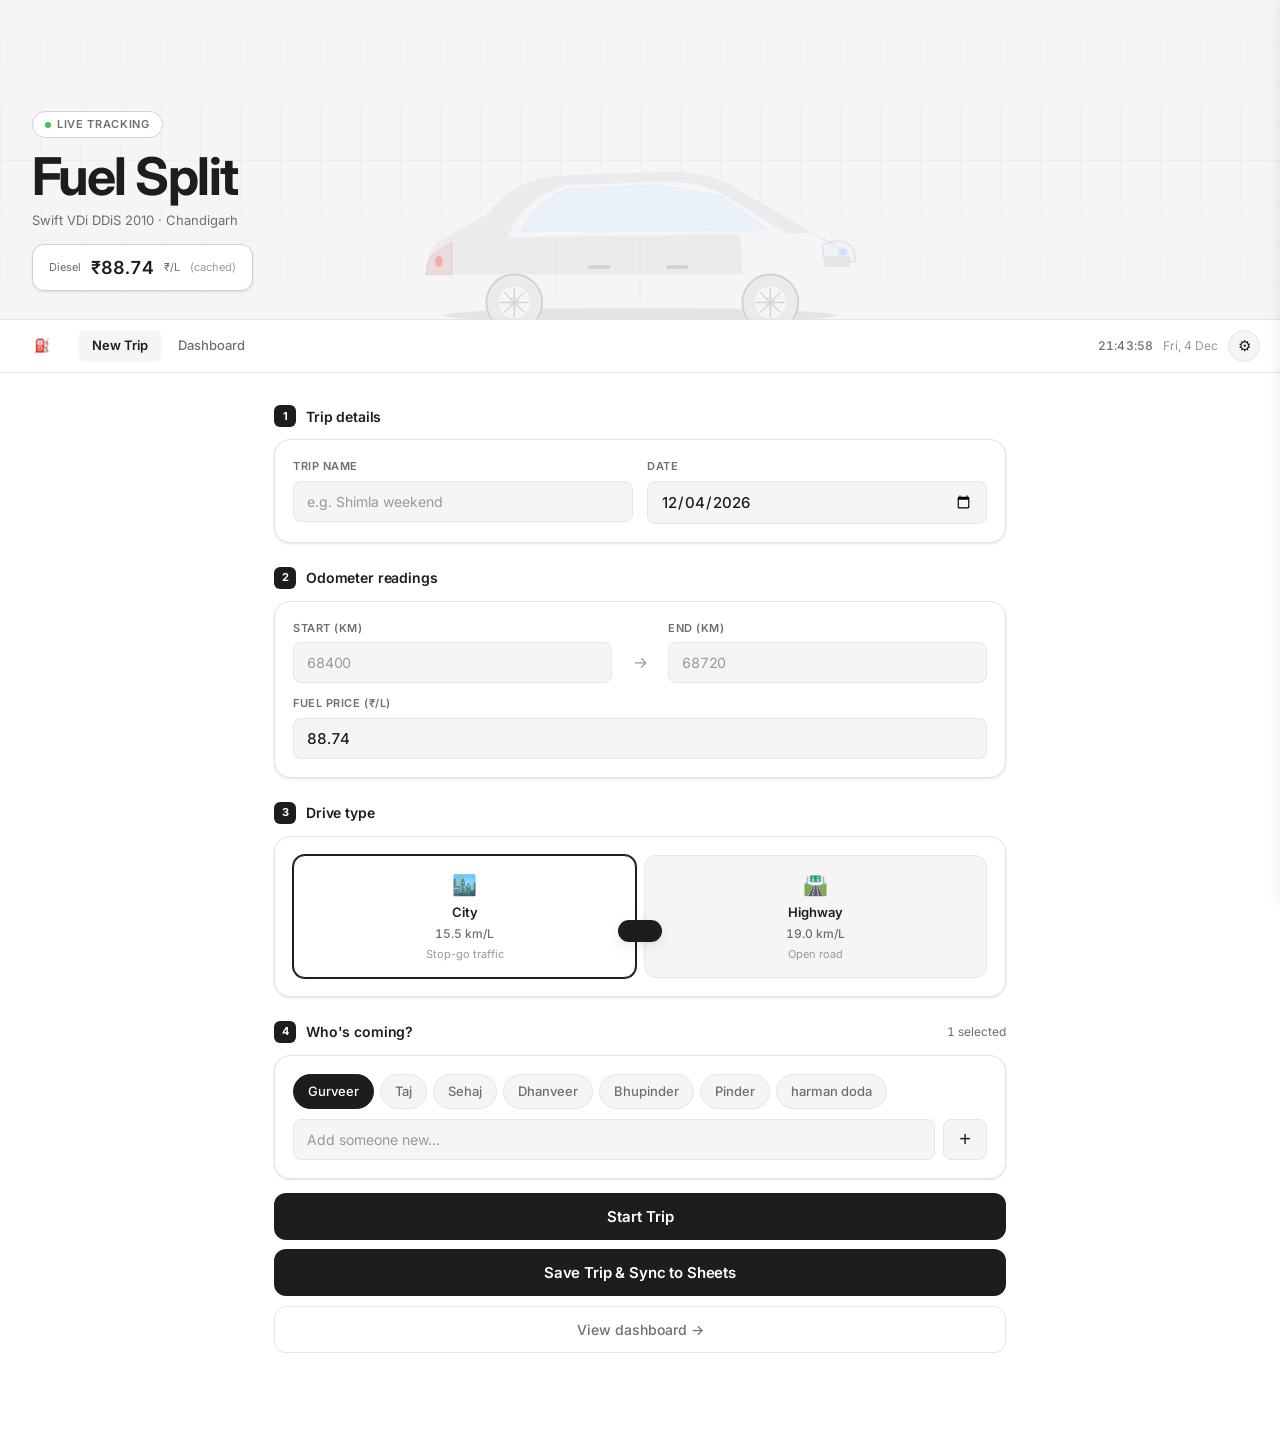
<file: index.html>
<!DOCTYPE html>
<html lang="en" data-theme="light">

<head>
  <meta charset="UTF-8">
  <meta name="viewport" content="width=device-width, initial-scale=1.0">
  <meta name="apple-mobile-web-app-capable" content="yes">
  <meta name="apple-mobile-web-app-title" content="Fuel Split">
  <title>Fuel Split — New Trip</title>
  <link rel="stylesheet" href="styles.css">
  <link rel="apple-touch-icon" href="icon.png">
  <link rel="apple-touch-icon" sizes="180x180" href="icon.png">
<link rel="icon" type="image/png" sizes="192x192" href="icon.png">
<link rel="icon" type="image/png" sizes="512x512" href="icon.png">
<link rel="manifest" href="manifest.json">
</head>

<body>

  <!-- ── SETTINGS ── -->
  <div class="settings-overlay" id="settings-overlay"></div>
  <aside class="settings-panel" id="settings-panel" aria-label="Settings">
    <div class="settings-header">
      <span class="settings-title">Settings</span>
      <button class="settings-close" id="settings-close" aria-label="Close">✕</button>
    </div>
    <div class="settings-body">
      <div class="setting-row">
        <div>
          <div class="setting-label">Dark mode</div>
          <div class="setting-sub">Switch appearance</div>
        </div>
        <div class="toggle-wrap">
          <input type="checkbox" class="toggle-input" id="theme-toggle">
          <label class="toggle-track" for="theme-toggle"></label>
        </div>
      </div>
      <div class="setting-row">
        <div>
          <div class="setting-label">Notifications</div>
          <div class="setting-sub">Trip alerts in browser</div>
        </div>
        <div class="toggle-wrap">
          <input type="checkbox" class="toggle-input" id="notif-toggle">
          <label class="toggle-track" for="notif-toggle"></label>
        </div>
      </div>
      <div class="setting-row" style="flex-direction:column;align-items:flex-start;gap:0">
        <div class="setting-label">Google Sheets URL</div>
        <div class="setting-sub" style="margin-bottom:8px">Your Apps Script Web App URL</div>
        <input type="text" class="settings-input" id="setting-sheets-url"
          placeholder="https://script.google.com/macros/s/…">
        <button class="settings-save-btn" id="settings-save-url">Save</button>
      </div>
    </div>
  </aside>

  <!-- ── HERO ── -->
  <header class="hero">
    <div class="hero-grid" aria-hidden="true"></div>
    <div class="car-wrap" aria-hidden="true">
      <svg class="car-svg" viewBox="0 0 580 200" xmlns="http://www.w3.org/2000/svg">
        <ellipse cx="290" cy="196" rx="210" ry="8" fill="rgba(0,0,0,0.07)" />
        <path
          d="M60 152 Q60 124 78 114 L128 86 Q152 52 198 46 L320 42 Q368 42 398 62 L476 108 Q506 118 518 138 L522 152 Z"
          fill="var(--bg-3)" />
        <path d="M148 112 Q164 70 210 56 L318 52 Q360 52 386 70 L448 108 Z" fill="var(--bg-2)" />
        <path d="M162 106 Q178 72 212 60 L310 56 L378 68 L428 104 Z" fill="rgba(150,200,255,0.1)"
          stroke="rgba(150,200,255,0.2)" stroke-width="0.8" />
        <path d="M398 106 Q428 108 476 108 L522 138 L522 152 L400 152 Z" fill="var(--bg-2)" />
        <path d="M498 116 Q516 116 520 126 L522 138 L488 138 L486 120 Z" fill="rgba(200,220,255,0.12)"
          stroke="var(--border-2)" stroke-width="0.8" />
        <ellipse cx="508" cy="128" rx="5" ry="4" fill="rgba(200,220,255,0.7)" />
        <rect x="488" y="132" width="28" height="12" rx="2" fill="var(--border)" />
        <path d="M60 152 L522 152 L518 166 Q508 178 490 178 L100 178 Q76 178 64 168 Z" fill="var(--bg-2)" />
        <path d="M78 124 Q66 128 62 140 L60 152 L88 152 L88 118 Z" fill="rgba(255,100,100,0.12)"
          stroke="rgba(255,80,80,0.25)" stroke-width="0.8" />
        <ellipse cx="74" cy="138" rx="4" ry="6" fill="rgba(255,80,80,0.35)" />
        <line x1="290" y1="114" x2="290" y2="178" stroke="var(--border)" stroke-width="0.8" />
        <line x1="200" y1="114" x2="200" y2="178" stroke="var(--border)" stroke-width="0.8" />
        <rect x="234" y="142" width="24" height="4" rx="2" fill="var(--border-2)" />
        <rect x="318" y="142" width="24" height="4" rx="2" fill="var(--border-2)" />
        <circle cx="155" cy="182" r="30" fill="var(--bg-3)" stroke="var(--border-2)" stroke-width="2" />
        <circle cx="155" cy="182" r="18" fill="var(--bg-2)" stroke="var(--border)" stroke-width="1" />
        <circle cx="155" cy="182" r="6" fill="var(--bg-3)" />
        <line x1="155" y1="166" x2="155" y2="198" stroke="var(--border-2)" stroke-width="1.5" />
        <line x1="139" y1="182" x2="171" y2="182" stroke="var(--border-2)" stroke-width="1.5" />
        <line x1="144" y1="171" x2="166" y2="193" stroke="var(--border-2)" stroke-width="1.2" />
        <line x1="144" y1="193" x2="166" y2="171" stroke="var(--border-2)" stroke-width="1.2" />
        <circle cx="430" cy="182" r="30" fill="var(--bg-3)" stroke="var(--border-2)" stroke-width="2" />
        <circle cx="430" cy="182" r="18" fill="var(--bg-2)" stroke="var(--border)" stroke-width="1" />
        <circle cx="430" cy="182" r="6" fill="var(--bg-3)" />
        <line x1="430" y1="166" x2="430" y2="198" stroke="var(--border-2)" stroke-width="1.5" />
        <line x1="414" y1="182" x2="446" y2="182" stroke="var(--border-2)" stroke-width="1.5" />
        <line x1="419" y1="171" x2="441" y2="193" stroke="var(--border-2)" stroke-width="1.2" />
        <line x1="419" y1="193" x2="441" y2="171" stroke="var(--border-2)" stroke-width="1.2" />
      </svg>
    </div>
    <div class="hero-content">
      <div class="hero-badge"><span class="dot" aria-hidden="true"></span> Live tracking</div>
      <h1 class="hero-title">Fuel Split</h1>
      <p class="hero-sub">Swift VDi DDiS 2010 · Chandigarh</p>
      <div class="fuel-pill" role="status" aria-live="polite">
        <span class="label">Diesel</span>
        <span class="price" id="fuel-price-hero">—</span>
        <span class="label">₹/L</span>
        <span class="loading" id="fuel-loading">fetching…</span>
      </div>
    </div>
  </header>

  <!-- ── NAV ── -->
  <nav class="nav" role="navigation">
    <a href="index.html" class="nav-logo" aria-label="Fuel Split home">⛽</a>
    <a href="index.html" class="active" aria-current="page">New Trip</a>
    <a href="dashboard.html">Dashboard</a>
    <div class="nav-right">
      <span class="nav-clock" id="nav-clock">--:--:--</span>
      <span class="nav-date" id="nav-date"></span>
      <button class="nav-icon-btn" id="settings-btn" aria-label="Settings">⚙</button>
    </div>
  </nav>

  <!-- ── ACTIVE TRIP BANNER ── -->
  <section class="active-trip-banner" id="active-trip-banner" aria-label="Trip in progress">
    <div class="atb-inner">
      <div class="atb-pulse" aria-hidden="true"></div>
      <div class="atb-info">
        <div class="atb-title" id="atb-title">Trip in progress</div>
        <div class="atb-meta" id="atb-meta">Started at —</div>
      </div>
      <div class="atb-duration" id="atb-duration" aria-live="off">00m 00s</div>
    </div>
    <div class="atb-inner">
      <div class="atb-end-row">
        <input type="number" id="atb-odo-end" inputmode="numeric" placeholder="End odometer (km)"
          aria-label="End odometer">
        <button class="btn-finish" id="btn-finish-trip">Finish Trip</button>
        <button class="btn-cancel-trip" id="btn-cancel-trip">Cancel</button>
      </div>
    </div>
  </section>

  <!-- ── FORM ── -->
  <main class="container" id="form-section">

    <!-- 1 · Trip details -->
    <div class="section-head">
      <div class="section-num" aria-hidden="true">1</div>
      <h2 class="section-title">Trip details</h2>
    </div>
    <div class="card">
      <div class="form-grid cols-2">
        <div class="field">
          <label for="trip-name">Trip name</label>
          <input type="text" id="trip-name" placeholder="e.g. Shimla weekend" autocomplete="off">
        </div>
        <div class="field">
          <label for="trip-date">Date</label>
          <input type="date" id="trip-date">
        </div>
      </div>
    </div>

    <!-- 2 · Odometer -->
    <div class="section-head section-gap">
      <div class="section-num" aria-hidden="true">2</div>
      <h2 class="section-title">Odometer readings</h2>
      <span class="section-meta" id="dist-display" aria-live="polite"></span>
    </div>
    <div class="card">
      <div class="odo-row">
        <div class="field">
          <label for="odo-start">Start (km)</label>
          <input type="number" id="odo-start" placeholder="68400" inputmode="numeric">
        </div>
        <div class="odo-arrow" aria-hidden="true">→</div>
        <div class="field">
          <label for="odo-end">End (km)</label>
          <input type="number" id="odo-end" placeholder="68720" inputmode="numeric">
        </div>
        
      </div>
      <!-- ADDED: manual fuel price input -->
      <div class="field" style="margin-top:12px">
        <label for="fuel-price">Fuel Price (₹/L)</label>
        <input type="number" id="fuel-price" placeholder="Enter fuel price" inputmode="decimal">
      </div>
    </div>

    <!-- 3 · Drive type -->
    <div class="section-head section-gap">
      <div class="section-num" aria-hidden="true">3</div>
      <h2 class="section-title">Drive type</h2>
    </div>
    <div class="card">
      <div class="mileage-toggle" role="group" aria-label="Drive type">
        <label class="mileage-opt">
          <input type="radio" name="mileage" value="15.5" id="mileage-city" checked>
          <div class="mileage-face">
            <span class="mileage-icon" aria-hidden="true">🏙️</span>
            <span class="mileage-name">City</span>
            <span class="mileage-val">15.5 km/L</span>
            <span class="mileage-desc">Stop-go traffic</span>
          </div>
        </label>
        <label class="mileage-opt">
          <input type="radio" name="mileage" value="19" id="mileage-hwy">
          <div class="mileage-face">
            <span class="mileage-icon" aria-hidden="true">🛣️</span>
            <span class="mileage-name">Highway</span>
            <span class="mileage-val">19.0 km/L</span>
            <span class="mileage-desc">Open road</span>
          </div>
        </label>
      </div>
    </div>

    <!-- 4 · Passengers -->
    <div class="section-head section-gap">
      <div class="section-num" aria-hidden="true">4</div>
      <h2 class="section-title">Who's coming?</h2>
      <span class="section-meta" id="pcount-display" aria-live="polite"></span>
    </div>
    <div class="card">
      <div class="passenger-grid" id="p-grid" role="group" aria-label="Passengers"></div>
      <div class="add-row">
        <input type="text" id="new-person" placeholder="Add someone new…" autocomplete="off"
          aria-label="New passenger name">
        <button class="add-btn" id="add-person-btn" aria-label="Add passenger">+</button>
      </div>
    </div>

    <!-- Live result -->
    <div class="result-card" id="result-card" role="region" aria-label="Cost breakdown" aria-live="polite">
      <div class="result-grid">
        <div class="result-stat">
          <div class="val" id="r-dist">—</div>
          <div class="lbl">Distance</div>
        </div>
        <div class="result-stat">
          <div class="val" id="r-fuel">—</div>
          <div class="lbl">Fuel used</div>
        </div>
        <div class="result-stat">
          <div class="val" id="r-total">—</div>
          <div class="lbl">Total cost</div>
        </div>
      </div>
      <div class="per-person-box">
        <div class="pp-label">Each person pays</div>
        <div class="pp-val" id="r-per">₹0</div>
        <div class="pp-sub" id="r-sub">across 0 people</div>
      </div>
      <div class="split-list" id="split-list" aria-label="Per-person breakdown"></div>
    </div>

    <!-- Actions -->
    <button class="btn-start" id="btn-start-trip">Start Trip</button>
    <button class="btn-primary" id="btn-save-trip">
      <span id="submit-text">Save Trip &amp; Sync to Sheets</span>
    </button>
    <a href="dashboard.html" class="btn-secondary">View dashboard →</a>

  </main>

  <div class="toast" id="toast" role="alert" aria-live="assertive"></div>

  <script src="app.js"></script>
  <script src="trip.js"></script>
</body>

</html>
</file>
<file: styles.css>
/* ── FONTS ── */
@import url('https://fonts.googleapis.com/css2?family=Inter:wght@300;400;500;600;700&display=swap');

/* ── THEME VARIABLES ── */
:root {
  --bg: #ffffff;
  --bg-2: #f5f5f7;
  --bg-3: #ebebed;
  --surface: #ffffff;
  --surface-2: #f5f5f7;
  --border: #e5e5e5;
  --border-2: #d1d1d6;
  --text: #1d1d1f;
  --text-2: #3d3d3f;
  --muted: #6e6e73;
  --muted-2: #98989d;
  --accent: #1d1d1f;
  --accent-inv: #ffffff;
  --danger: #ff3b30;
  --success: #34c759;
  --shadow: 0 1px 3px rgba(0, 0, 0, 0.08), 0 1px 2px rgba(0, 0, 0, 0.04);
  --shadow-md: 0 4px 16px rgba(0, 0, 0, 0.08), 0 2px 4px rgba(0, 0, 0, 0.04);
  --radius-sm: 8px;
  --radius-md: 12px;
  --radius-lg: 16px;
  --radius-xl: 20px;
  --transition: 0.18s cubic-bezier(0.4, 0, 0.2, 1);
}

[data-theme="dark"] {
  --bg: #000000;
  --bg-2: #111111;
  --bg-3: #1c1c1e;
  --surface: #1c1c1e;
  --surface-2: #2c2c2e;
  --border: #2c2c2e;
  --border-2: #3a3a3c;
  --text: #f5f5f7;
  --text-2: #d1d1d6;
  --muted: #8e8e93;
  --muted-2: #636366;
  --accent: #f5f5f7;
  --accent-inv: #000000;
  --danger: #ff453a;
  --success: #30d158;
  --shadow: 0 1px 3px rgba(0, 0, 0, 0.4), 0 1px 2px rgba(0, 0, 0, 0.3);
  --shadow-md: 0 4px 16px rgba(0, 0, 0, 0.5), 0 2px 4px rgba(0, 0, 0, 0.3);
}

/* ── RESET ── */
*,
*::before,
*::after {
  box-sizing: border-box;
  margin: 0;
  padding: 0;
}

html {
  -webkit-font-smoothing: antialiased;
  -moz-osx-font-smoothing: grayscale;
}

body {
  font-family: 'Inter', -apple-system, sans-serif;
  background: var(--bg);
  color: var(--text);
  min-height: 100vh;
  overflow-x: hidden;
  transition: background var(--transition), color var(--transition);
  font-size: 15px;
  line-height: 1.5;
}

/* ── HERO ── */
.hero {
  position: relative;
  width: 100%;
  min-height: 320px;
  display: flex;
  flex-direction: column;
  justify-content: flex-end;
  overflow: hidden;
  background: var(--bg-2);
  border-bottom: 1px solid var(--border);
}

.hero-grid {
  position: absolute;
  inset: 0;
  background-image:
    linear-gradient(var(--border) 1px, transparent 1px),
    linear-gradient(90deg, var(--border) 1px, transparent 1px);
  background-size: 40px 40px;
  mask-image: linear-gradient(to bottom, transparent 0%, black 50%, transparent 100%);
  opacity: 0.5;
}

.car-wrap {
  position: absolute;
  bottom: 0;
  left: 50%;
  transform: translateX(-50%);
  width: 100%;
  max-width: 600px;
  display: flex;
  justify-content: center;
  pointer-events: none;
}

.car-svg {
  width: 100%;
  max-width: 540px;
  animation: carFloat 5s ease-in-out infinite;
}

@keyframes carFloat {

  0%,
  100% {
    transform: translateY(0px);
  }

  50% {
    transform: translateY(-6px);
  }
}

.hero-content {
  position: relative;
  z-index: 2;
  padding: 0 32px 28px;
}

.hero-badge {
  display: inline-flex;
  align-items: center;
  gap: 6px;
  background: var(--surface);
  border: 1px solid var(--border-2);
  border-radius: 20px;
  padding: 4px 12px;
  font-size: 11px;
  font-weight: 600;
  letter-spacing: 0.06em;
  text-transform: uppercase;
  color: var(--muted);
  margin-bottom: 12px;
}

.hero-badge .dot {
  width: 6px;
  height: 6px;
  background: var(--success);
  border-radius: 50%;
  animation: blink 2s infinite;
}

@keyframes blink {

  0%,
  100% {
    opacity: 1;
  }

  50% {
    opacity: 0.3;
  }
}

.hero-title {
  font-size: clamp(32px, 6vw, 52px);
  font-weight: 700;
  letter-spacing: -0.03em;
  line-height: 1.05;
  color: var(--text);
}

.hero-sub {
  font-size: 13px;
  color: var(--muted);
  margin-top: 6px;
  font-weight: 400;
}

.fuel-pill {
  display: inline-flex;
  align-items: center;
  gap: 10px;
  background: var(--surface);
  border: 1px solid var(--border-2);
  border-radius: var(--radius-md);
  padding: 9px 16px;
  margin-top: 14px;
  font-size: 13px;
  box-shadow: var(--shadow);
}

.fuel-pill .price {
  font-size: 18px;
  font-weight: 600;
  color: var(--text);
  font-variant-numeric: tabular-nums;
}

.fuel-pill .label {
  font-size: 11px;
  color: var(--muted);
}

.fuel-pill .loading {
  color: var(--muted-2);
  font-size: 11px;
}

/* ── NAV ── */
.nav {
  display: flex;
  align-items: center;
  gap: 2px;
  padding: 10px 20px;
  border-bottom: 1px solid var(--border);
  background: rgba(255, 255, 255, 0.85);
  position: sticky;
  top: 0;
  z-index: 100;
  backdrop-filter: saturate(180%) blur(20px);
  -webkit-backdrop-filter: saturate(180%) blur(20px);
  transition: background var(--transition);
}

[data-theme="dark"] .nav {
  background: rgba(0, 0, 0, 0.8);
}

.nav-logo {
  font-size: 14px;
  font-weight: 700;
  letter-spacing: -0.02em;
  color: var(--text);
  margin-right: 12px;
  text-decoration: none;
}

.nav a {
  padding: 6px 14px;
  border-radius: var(--radius-sm);
  font-size: 13px;
  font-weight: 500;
  color: var(--muted);
  text-decoration: none;
  transition: all var(--transition);
}

.nav a:hover {
  color: var(--text);
  background: var(--bg-2);
}

.nav a.active {
  color: var(--text);
  background: var(--bg-2);
  font-weight: 600;
}

.nav-right {
  margin-left: auto;
  display: flex;
  align-items: center;
  gap: 10px;
}

.nav-clock {
  font-size: 12px;
  font-weight: 500;
  color: var(--muted);
  font-variant-numeric: tabular-nums;
  letter-spacing: 0.01em;
}

.nav-date {
  font-size: 12px;
  color: var(--muted-2);
}

.nav-icon-btn {
  width: 32px;
  height: 32px;
  border-radius: 50%;
  background: var(--bg-2);
  border: 1px solid var(--border);
  display: flex;
  align-items: center;
  justify-content: center;
  cursor: pointer;
  transition: all var(--transition);
  color: var(--text);
  font-size: 15px;
}

.nav-icon-btn:hover {
  background: var(--bg-3);
}

/* ── ACTIVE TRIP BANNER ── */
.active-trip-banner {
  background: var(--text);
  color: var(--accent-inv);
  padding: 20px 24px;
  display: none;
}

.active-trip-banner.visible {
  display: block;
}

.atb-inner {
  max-width: 780px;
  margin: 0 auto;
  display: flex;
  align-items: center;
  gap: 16px;
  flex-wrap: wrap;
}

.atb-pulse {
  width: 10px;
  height: 10px;
  border-radius: 50%;
  background: var(--success);
  box-shadow: 0 0 0 3px rgba(52, 199, 89, 0.25);
  animation: pulse-ring 2s infinite;
  flex-shrink: 0;
}

@keyframes pulse-ring {
  0% {
    box-shadow: 0 0 0 0 rgba(52, 199, 89, 0.4);
  }

  70% {
    box-shadow: 0 0 0 8px rgba(52, 199, 89, 0);
  }

  100% {
    box-shadow: 0 0 0 0 rgba(52, 199, 89, 0);
  }
}

.atb-info {
  flex: 1;
}

.atb-title {
  font-size: 14px;
  font-weight: 600;
  opacity: 0.9;
}

.atb-meta {
  font-size: 12px;
  opacity: 0.6;
  margin-top: 2px;
}

.atb-duration {
  font-size: 20px;
  font-weight: 700;
  font-variant-numeric: tabular-nums;
  letter-spacing: -0.02em;
}

.atb-end-row {
  display: flex;
  align-items: center;
  gap: 8px;
  margin-top: 14px;
  padding-top: 14px;
  border-top: 1px solid rgba(255, 255, 255, 0.12);
}

.atb-end-row input {
  background: rgba(255, 255, 255, 0.1);
  border: 1px solid rgba(255, 255, 255, 0.2);
  border-radius: var(--radius-sm);
  padding: 9px 14px;
  font-size: 15px;
  font-family: 'Inter', sans-serif;
  font-weight: 500;
  color: inherit;
  outline: none;
  width: 160px;
  font-variant-numeric: tabular-nums;
}

.atb-end-row input::placeholder {
  color: rgba(255, 255, 255, 0.35);
}

.atb-end-row input:focus {
  border-color: rgba(255, 255, 255, 0.5);
}

.btn-finish {
  padding: 9px 20px;
  background: var(--accent-inv);
  color: var(--accent);
  border: none;
  border-radius: var(--radius-sm);
  font-size: 13px;
  font-weight: 600;
  font-family: 'Inter', sans-serif;
  cursor: pointer;
  transition: opacity var(--transition);
}

.btn-finish:hover {
  opacity: 0.85;
}

.btn-cancel-trip {
  padding: 9px 16px;
  background: transparent;
  color: rgba(255, 255, 255, 0.5);
  border: 1px solid rgba(255, 255, 255, 0.15);
  border-radius: var(--radius-sm);
  font-size: 13px;
  font-family: 'Inter', sans-serif;
  cursor: pointer;
  transition: all var(--transition);
}

.btn-cancel-trip:hover {
  color: rgba(255, 255, 255, 0.8);
  border-color: rgba(255, 255, 255, 0.3);
}

/* ── CONTAINER ── */
.container {
  max-width: 780px;
  margin: 0 auto;
  padding: 32px 24px 80px;
}

.container-wide {
  max-width: 1080px;
  margin: 0 auto;
  padding: 28px 24px 80px;
}

/* ── SECTION HEADERS ── */
.section-head {
  display: flex;
  align-items: center;
  gap: 10px;
  margin-bottom: 12px;
}

.section-num {
  width: 22px;
  height: 22px;
  background: var(--text);
  color: var(--accent-inv);
  border-radius: 6px;
  display: flex;
  align-items: center;
  justify-content: center;
  font-size: 11px;
  font-weight: 700;
  flex-shrink: 0;
}

.section-title {
  font-size: 14px;
  font-weight: 600;
  letter-spacing: -0.01em;
}

.section-meta {
  font-size: 12px;
  color: var(--muted);
  margin-left: auto;
  font-variant-numeric: tabular-nums;
}

/* ── CARDS ── */
.card {
  background: var(--surface);
  border: 1px solid var(--border);
  border-radius: var(--radius-lg);
  padding: 18px;
  margin-bottom: 10px;
  box-shadow: var(--shadow);
  transition: border-color var(--transition);
}

.card:focus-within {
  border-color: var(--border-2);
}

.section-gap {
  margin-top: 24px;
}

/* ── FORM ELEMENTS ── */
.form-grid {
  display: grid;
  gap: 14px;
}

.form-grid.cols-2 {
  grid-template-columns: 1fr 1fr;
}

.form-grid.cols-3 {
  grid-template-columns: 1fr 1fr 1fr;
}

.field label {
  display: block;
  font-size: 11px;
  font-weight: 600;
  letter-spacing: 0.05em;
  text-transform: uppercase;
  color: var(--muted);
  margin-bottom: 6px;
}

input[type=text],
input[type=number],
input[type=date] {
  width: 100%;
  background: var(--bg-2);
  border: 1px solid var(--border);
  border-radius: var(--radius-sm);
  padding: 10px 13px;
  font-size: 15px;
  font-family: 'Inter', sans-serif;
  font-weight: 500;
  color: var(--text);
  outline: none;
  transition: border-color var(--transition), box-shadow var(--transition);
  -webkit-appearance: none;
}

input[type=number] {
  font-variant-numeric: tabular-nums;
  letter-spacing: -0.01em;
}

input:focus {
  border-color: var(--border-2);
  box-shadow: 0 0 0 3px rgba(0, 0, 0, 0.06);
}

[data-theme="dark"] input:focus {
  box-shadow: 0 0 0 3px rgba(255, 255, 255, 0.06);
}

input::placeholder {
  color: var(--muted-2);
  font-weight: 400;
  font-size: 14px;
}

/* Odo row */
.odo-row {
  display: grid;
  grid-template-columns: 1fr 40px 1fr;
  gap: 8px;
  align-items: end;
}

.odo-arrow {
  height: 42px;
  display: flex;
  align-items: center;
  justify-content: center;
  color: var(--muted-2);
  font-size: 16px;
}

/* Mileage toggle */
.mileage-toggle {
  display: grid;
  grid-template-columns: 1fr 1fr;
  gap: 8px;
}

.mileage-opt {
  position: relative;
  cursor: pointer;
}

.mileage-opt input {
  display: none;
}

.mileage-face {
  display: flex;
  flex-direction: column;
  align-items: center;
  justify-content: center;
  gap: 3px;
  padding: 14px 10px;
  border-radius: var(--radius-md);
  border: 1px solid var(--border);
  background: var(--bg-2);
  transition: all var(--transition);
  text-align: center;
}

.mileage-opt input:checked~.mileage-face {
  border-color: var(--text);
  background: var(--surface);
  box-shadow: 0 0 0 1px var(--text);
}

.mileage-icon {
  font-size: 20px;
}

.mileage-name {
  font-size: 13px;
  font-weight: 600;
  color: var(--text);
}

.mileage-val {
  font-size: 12px;
  color: var(--muted);
  font-variant-numeric: tabular-nums;
  font-weight: 500;
}

.mileage-desc {
  font-size: 11px;
  color: var(--muted-2);
}

/* Passengers */
.passenger-grid {
  display: flex;
  flex-wrap: wrap;
  gap: 6px;
  margin-bottom: 10px;
}

.p-chip {
  padding: 7px 14px;
  border-radius: 20px;
  font-size: 13px;
  font-weight: 500;
  background: var(--bg-2);
  border: 1px solid var(--border);
  color: var(--muted);
  cursor: pointer;
  transition: all var(--transition);
  user-select: none;
}

.p-chip:hover {
  border-color: var(--border-2);
  color: var(--text);
}

.p-chip.on {
  background: var(--text);
  border-color: var(--text);
  color: var(--accent-inv);
}

.add-row {
  display: flex;
  gap: 8px;
}

.add-row input {
  flex: 1;
}

.add-btn {
  background: var(--bg-2);
  border: 1px solid var(--border);
  border-radius: var(--radius-sm);
  width: 44px;
  color: var(--text);
  font-size: 20px;
  font-weight: 300;
  cursor: pointer;
  display: flex;
  align-items: center;
  justify-content: center;
  transition: all var(--transition);
  flex-shrink: 0;
}

.add-btn:hover {
  background: var(--bg-3);
  border-color: var(--border-2);
}

/* Live result card */
.result-card {
  background: var(--bg-2);
  border: 1px solid var(--border);
  border-radius: var(--radius-lg);
  padding: 20px;
  margin: 14px 0;
  display: none;
  box-shadow: var(--shadow);
}

.result-card.show {
  display: block;
  animation: fadeUp 0.2s ease;
}

@keyframes fadeUp {
  from {
    opacity: 0;
    transform: translateY(6px);
  }

  to {
    opacity: 1;
    transform: translateY(0);
  }
}

.result-grid {
  display: grid;
  grid-template-columns: 1fr 1fr 1fr;
  gap: 12px;
  margin-bottom: 16px;
}

.result-stat {
  text-align: center;
}

.result-stat .val {
  font-size: 18px;
  font-weight: 600;
  color: var(--text);
  font-variant-numeric: tabular-nums;
  letter-spacing: -0.02em;
}

.result-stat .lbl {
  font-size: 10px;
  letter-spacing: 0.05em;
  text-transform: uppercase;
  color: var(--muted);
  margin-top: 3px;
}

.per-person-box {
  border-top: 1px solid var(--border);
  padding-top: 16px;
  text-align: center;
}

.per-person-box .pp-label {
  font-size: 11px;
  letter-spacing: 0.06em;
  text-transform: uppercase;
  color: var(--muted);
  margin-bottom: 4px;
}

.per-person-box .pp-val {
  font-size: 48px;
  font-weight: 700;
  color: var(--text);
  line-height: 1.05;
  letter-spacing: -0.03em;
  font-variant-numeric: tabular-nums;
}

.per-person-box .pp-sub {
  font-size: 13px;
  color: var(--muted);
  margin-top: 4px;
}

.split-list {
  margin-top: 14px;
  display: flex;
  flex-direction: column;
  gap: 4px;
}

.split-row {
  display: flex;
  justify-content: space-between;
  align-items: center;
  font-size: 13px;
  padding: 7px 10px;
  background: var(--surface);
  border: 1px solid var(--border);
  border-radius: var(--radius-sm);
}

.split-row .name {
  color: var(--text-2);
  font-weight: 500;
}

.split-row .amt {
  font-variant-numeric: tabular-nums;
  color: var(--text);
  font-weight: 600;
}

/* ── BUTTONS ── */
.btn-primary {
  display: flex;
  align-items: center;
  justify-content: center;
  gap: 8px;
  width: 100%;
  padding: 14px;
  margin-top: 9px;
  background: var(--text);
  color: var(--accent-inv);
  border: none;
  border-radius: var(--radius-md);
  font-size: 15px;
  font-weight: 600;
  font-family: 'Inter', sans-serif;
  letter-spacing: -0.01em;
  cursor: pointer;
  transition: opacity var(--transition), transform var(--transition);
}

.btn-primary:hover {
  opacity: 0.85;
}

.btn-primary:active {
  transform: scale(0.99);
}

.btn-primary.loading {
  opacity: 0.6;
  pointer-events: none;
}

.btn-start {
  width: 100%;
  padding: 14px;
  background: var(--text);
  color: var(--accent-inv);
  border: none;
  border-radius: var(--radius-md);
  font-size: 15px;
  font-weight: 600;
  font-family: 'Inter', sans-serif;
  cursor: pointer;
  transition: opacity var(--transition);
  margin-top: 4px;
}

.btn-start:hover {
  opacity: 0.85;
}

.btn-secondary {
  display: block;
  text-align: center;
  margin-top: 10px;
  padding: 12px;
  border: 1px solid var(--border);
  border-radius: var(--radius-md);
  font-size: 14px;
  font-weight: 500;
  color: var(--muted);
  text-decoration: none;
  transition: all var(--transition);
  cursor: pointer;
  background: transparent;
  width: 100%;
  font-family: 'Inter', sans-serif;
}

.btn-secondary:hover {
  border-color: var(--border-2);
  color: var(--text);
  background: var(--bg-2);
}

/* ── SETTINGS PANEL ── */
.settings-overlay {
  position: fixed;
  inset: 0;
  background: rgba(0, 0, 0, 0.3);
  z-index: 200;
  opacity: 0;
  pointer-events: none;
  transition: opacity var(--transition);
  backdrop-filter: blur(2px);
}

.settings-overlay.open {
  opacity: 1;
  pointer-events: all;
}

.settings-panel {
  position: fixed;
  top: 0;
  right: 0;
  bottom: 0;
  width: 320px;
  background: var(--surface);
  border-left: 1px solid var(--border);
  z-index: 201;
  transform: translateX(100%);
  transition: transform 0.25s cubic-bezier(0.4, 0, 0.2, 1);
  display: flex;
  flex-direction: column;
  box-shadow: var(--shadow-md);
}

.settings-panel.open {
  transform: translateX(0);
}

.settings-header {
  display: flex;
  align-items: center;
  justify-content: space-between;
  padding: 20px 20px 16px;
  border-bottom: 1px solid var(--border);
}

.settings-title {
  font-size: 16px;
  font-weight: 600;
  letter-spacing: -0.01em;
}

.settings-close {
  width: 28px;
  height: 28px;
  border-radius: 50%;
  background: var(--bg-2);
  border: none;
  cursor: pointer;
  display: flex;
  align-items: center;
  justify-content: center;
  font-size: 14px;
  color: var(--muted);
  transition: all var(--transition);
}

.settings-close:hover {
  background: var(--bg-3);
  color: var(--text);
}

.settings-body {
  flex: 1;
  padding: 20px;
  overflow-y: auto;
}

.setting-row {
  display: flex;
  align-items: center;
  justify-content: space-between;
  padding: 14px 0;
  border-bottom: 1px solid var(--border);
}

.setting-row:last-child {
  border-bottom: none;
}

.setting-label {
  font-size: 14px;
  font-weight: 500;
}

.setting-sub {
  font-size: 12px;
  color: var(--muted);
  margin-top: 2px;
}

/* Toggle switch */
.toggle-wrap {
  position: relative;
}

.toggle-input {
  position: absolute;
  opacity: 0;
  width: 0;
  height: 0;
}

.toggle-track {
  display: block;
  width: 44px;
  height: 26px;
  background: var(--bg-3);
  border-radius: 13px;
  cursor: pointer;
  transition: background var(--transition);
  position: relative;
}

.toggle-input:checked+.toggle-track {
  background: var(--text);
}

.toggle-track::after {
  content: '';
  position: absolute;
  top: 3px;
  left: 3px;
  width: 20px;
  height: 20px;
  background: #fff;
  border-radius: 50%;
  transition: transform var(--transition);
  box-shadow: 0 1px 3px rgba(0, 0, 0, 0.2);
}

.toggle-input:checked+.toggle-track::after {
  transform: translateX(18px);
}

.settings-input {
  width: 100%;
  background: var(--bg-2);
  border: 1px solid var(--border);
  border-radius: var(--radius-sm);
  padding: 9px 12px;
  font-size: 12px;
  font-family: 'Inter', monospace;
  color: var(--text);
  outline: none;
  margin-top: 10px;
  transition: border-color var(--transition);
}

.settings-input:focus {
  border-color: var(--border-2);
}

.settings-input::placeholder {
  color: var(--muted-2);
  font-weight: 400;
}

.settings-save-btn {
  width: 100%;
  margin-top: 8px;
  padding: 10px;
  background: var(--text);
  color: var(--accent-inv);
  border: none;
  border-radius: var(--radius-sm);
  font-size: 13px;
  font-weight: 600;
  font-family: 'Inter', sans-serif;
  cursor: pointer;
  transition: opacity var(--transition);
}

.settings-save-btn:hover {
  opacity: 0.8;
}

/* ── TOAST ── */
.toast {
  position: fixed;
  bottom: 28px;
  left: 50%;
  transform: translateX(-50%) translateY(70px);
  background: var(--text);
  color: var(--accent-inv);
  padding: 11px 22px;
  border-radius: 24px;
  font-size: 13px;
  font-weight: 600;
  z-index: 500;
  transition: transform 0.3s cubic-bezier(0.34, 1.56, 0.64, 1);
  white-space: nowrap;
  pointer-events: none;
  box-shadow: var(--shadow-md);
}

.toast.show {
  transform: translateX(-50%) translateY(0);
}

/* ── DASHBOARD HEADER ── */
.dash-header {
  padding: 28px 24px 20px;
  border-bottom: 1px solid var(--border);
  display: flex;
  align-items: flex-end;
  justify-content: space-between;
  flex-wrap: wrap;
  gap: 14px;
}

.dash-title {
  font-size: 28px;
  font-weight: 700;
  letter-spacing: -0.03em;
  line-height: 1;
  color: var(--text);
}

.dash-sub {
  font-size: 13px;
  color: var(--muted);
  margin-top: 4px;
}

.header-actions {
  display: flex;
  gap: 8px;
  align-items: center;
}

.btn-export {
  padding: 8px 16px;
  background: var(--text);
  color: var(--accent-inv);
  border: none;
  border-radius: var(--radius-sm);
  font-size: 13px;
  font-weight: 600;
  font-family: 'Inter', sans-serif;
  cursor: pointer;
  transition: opacity var(--transition);
}

.btn-export:hover {
  opacity: 0.8;
}

.btn-outline {
  padding: 8px 16px;
  background: transparent;
  color: var(--muted);
  border: 1px solid var(--border-2);
  border-radius: var(--radius-sm);
  font-size: 13px;
  font-weight: 500;
  font-family: 'Inter', sans-serif;
  cursor: pointer;
  transition: all var(--transition);
  text-decoration: none;
  display: inline-flex;
  align-items: center;
}

.btn-outline:hover {
  color: var(--text);
  border-color: var(--text);
}

/* ── STAT CARDS ── */
.stats-row {
  display: grid;
  grid-template-columns: repeat(4, 1fr);
  gap: 10px;
  margin-bottom: 20px;
}

.stat-card {
  background: var(--surface);
  border: 1px solid var(--border);
  border-radius: var(--radius-md);
  padding: 16px;
  box-shadow: var(--shadow);
}

.stat-label {
  font-size: 10px;
  font-weight: 600;
  letter-spacing: 0.06em;
  text-transform: uppercase;
  color: var(--muted);
  margin-bottom: 8px;
}

.stat-val {
  font-size: 24px;
  font-weight: 700;
  color: var(--text);
  letter-spacing: -0.03em;
  font-variant-numeric: tabular-nums;
  line-height: 1;
}

.stat-sub {
  font-size: 11px;
  color: var(--muted-2);
  margin-top: 4px;
}

/* ── CHARTS ── */
.charts-grid {
  display: grid;
  grid-template-columns: 1fr 1fr;
  gap: 14px;
  margin-bottom: 20px;
}

.chart-card {
  background: var(--surface);
  border: 1px solid var(--border);
  border-radius: var(--radius-lg);
  padding: 18px;
  box-shadow: var(--shadow);
}

.chart-card.wide {
  grid-column: 1 / -1;
}

.chart-label {
  font-size: 11px;
  font-weight: 600;
  letter-spacing: 0.05em;
  text-transform: uppercase;
  color: var(--muted);
  margin-bottom: 14px;
}

.chart-wrap {
  position: relative;
  height: 180px;
}

.chart-wrap.tall {
  height: 240px;
}

/* Leaderboard */
.leaderboard {
  margin-top: 4px;
}

.lb-row {
  display: flex;
  align-items: center;
  gap: 10px;
  padding: 8px 0;
  border-bottom: 1px solid var(--border);
}

.lb-row:last-child {
  border-bottom: none;
}

.lb-rank {
  font-size: 11px;
  color: var(--muted-2);
  min-width: 16px;
  font-weight: 600;
  font-variant-numeric: tabular-nums;
}

.lb-name {
  font-size: 13px;
  font-weight: 500;
  flex: 1;
}

.lb-bar-wrap {
  flex: 2;
  height: 3px;
  background: var(--bg-3);
  border-radius: 2px;
  overflow: hidden;
}

.lb-bar {
  height: 100%;
  background: var(--text);
  border-radius: 2px;
  transition: width 0.6s ease;
}

.lb-amt {
  font-size: 13px;
  color: var(--text);
  font-weight: 600;
  min-width: 60px;
  text-align: right;
  font-variant-numeric: tabular-nums;
}

.lb-trips {
  font-size: 11px;
  color: var(--muted-2);
  min-width: 30px;
  text-align: right;
}

/* ── TRIPS TABLE ── */
.table-section {
  margin-top: 20px;
}

.table-head {
  display: flex;
  align-items: center;
  justify-content: space-between;
  margin-bottom: 12px;
  flex-wrap: wrap;
  gap: 10px;
}

.table-title {
  font-size: 14px;
  font-weight: 600;
}

.controls {
  display: flex;
  gap: 8px;
  align-items: center;
  flex-wrap: wrap;
}

.filter-sel {
  background: var(--surface);
  border: 1px solid var(--border);
  border-radius: var(--radius-sm);
  padding: 7px 12px;
  font-size: 13px;
  font-family: 'Inter', sans-serif;
  color: var(--muted);
  outline: none;
  cursor: pointer;
  transition: border-color var(--transition);
  -webkit-appearance: none;
  background-image: url("data:image/svg+xml,%3Csvg xmlns='http://www.w3.org/2000/svg' width='12' height='12' viewBox='0 0 12 12'%3E%3Cpath fill='%236e6e73' d='M6 8L1 3h10z'/%3E%3C/svg%3E");
  background-repeat: no-repeat;
  background-position: right 10px center;
  padding-right: 28px;
}

.filter-sel:focus {
  border-color: var(--border-2);
  color: var(--text);
}

.search-input {
  background: var(--surface);
  border: 1px solid var(--border);
  border-radius: var(--radius-sm);
  padding: 7px 12px;
  font-size: 13px;
  font-family: 'Inter', sans-serif;
  color: var(--text);
  outline: none;
  width: 150px;
  transition: border-color var(--transition);
}

.search-input::placeholder {
  color: var(--muted-2);
}

.search-input:focus {
  border-color: var(--border-2);
}

/* Trip cards */
.trip-card {
  background: var(--surface);
  border: 1px solid var(--border);
  border-radius: var(--radius-md);
  padding: 14px 16px;
  margin-bottom: 8px;
  display: grid;
  grid-template-columns: 1fr auto;
  gap: 12px;
  align-items: start;
  transition: border-color var(--transition);
  animation: fadeUp 0.2s ease;
  box-shadow: var(--shadow);
}

.trip-card:hover {
  border-color: var(--border-2);
}

.trip-name {
  font-size: 14px;
  font-weight: 600;
  letter-spacing: -0.01em;
}

.trip-meta {
  font-size: 11px;
  color: var(--muted);
  margin-top: 2px;
  font-variant-numeric: tabular-nums;
}

.trip-chips {
  display: flex;
  flex-wrap: wrap;
  gap: 4px;
  margin-top: 8px;
}

.trip-chip {
  font-size: 10px;
  padding: 3px 8px;
  border-radius: 10px;
  background: var(--bg-2);
  color: var(--muted);
  border: 1px solid var(--border);
  font-weight: 500;
}

.trip-chip.highway {
  background: var(--bg-2);
  color: var(--text);
  border-color: var(--border-2);
}

.trip-chip.city {
  background: var(--bg-2);
  color: var(--text);
  border-color: var(--border-2);
}

.trip-right {
  text-align: right;
}

.trip-total {
  font-size: 18px;
  font-weight: 700;
  color: var(--text);
  font-variant-numeric: tabular-nums;
  letter-spacing: -0.02em;
}

.trip-per {
  font-size: 11px;
  color: var(--muted);
  margin-top: 2px;
  font-variant-numeric: tabular-nums;
}

.trip-del {
  background: none;
  border: none;
  cursor: pointer;
  color: var(--muted-2);
  font-size: 13px;
  margin-top: 8px;
  padding: 4px 6px;
  border-radius: 6px;
  transition: all var(--transition);
  display: block;
  margin-left: auto;
}

.trip-del:hover {
  color: var(--danger);
  background: rgba(255, 59, 48, 0.08);
}

/* Empty state */
.empty-state {
  text-align: center;
  padding: 56px 20px;
  color: var(--muted);
}

.empty-icon {
  font-size: 40px;
  margin-bottom: 14px;
  opacity: 0.4;
}

.empty-text {
  font-size: 14px;
  line-height: 1.7;
}

.empty-link {
  color: var(--text);
  text-decoration: underline;
  font-weight: 600;
}

/* ── RESPONSIVE ── */
@media (max-width: 700px) {
  .stats-row {
    grid-template-columns: 1fr 1fr;
  }

  .charts-grid {
    grid-template-columns: 1fr;
  }

  .chart-card.wide {
    grid-column: 1;
  }

  .dash-header {
    padding: 20px 16px 16px;
  }

  .container,
  .container-wide {
    padding: 20px 16px 80px;
  }

  .settings-panel {
    width: 100%;
  }
}

@media (max-width: 480px) {

  .form-grid.cols-2,
  .form-grid.cols-3 {
    grid-template-columns: 1fr;
  }

  .result-grid {
    grid-template-columns: 1fr 1fr;
  }

  .hero-title {
    font-size: 28px;
  }

  .hero-content {
    padding: 0 20px 24px;
  }

  .nav-date {
    display: none;
  }
}
</file>
